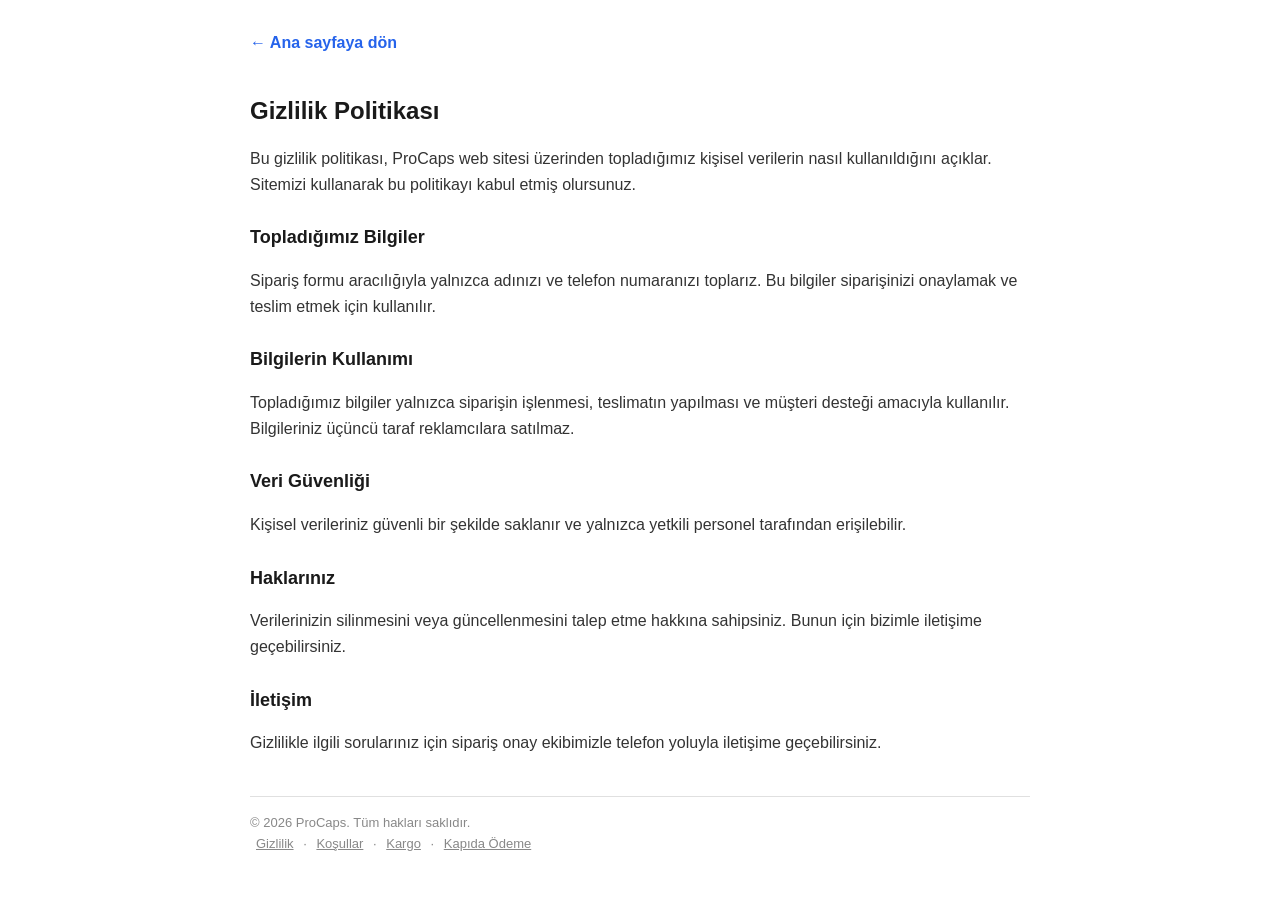
<file: gizlilik-politikasi.html>
<!DOCTYPE html>
<html lang="tr"><head>
<meta charset="UTF-8">
<meta name="viewport" content="width=device-width, initial-scale=1.0">
<title>Gizlilik Politikası | ProCaps</title>
<meta name="robots" content="noindex, follow">
<style>
body{font-family:Arial,Helvetica,sans-serif;color:#333;line-height:1.6;max-width:780px;margin:0 auto;padding:30px 20px;background:#fff}
h1{font-size:24px;color:#1a1a1a}
h2{font-size:18px;color:#1a1a1a;margin-top:26px}
a{color:#2563eb}
.back{display:inline-block;margin-bottom:20px;text-decoration:none;color:#2563eb;font-weight:bold}
footer{margin-top:40px;border-top:1px solid #e0e0e0;padding-top:16px;font-size:13px;color:#888}
footer a{color:#888;margin:0 6px}
</style></head><body>
<a class="back" href="./index.html">&larr; Ana sayfaya dön</a>
<h1>Gizlilik Politikası</h1>
<p>Bu gizlilik politikası, ProCaps web sitesi üzerinden topladığımız kişisel verilerin nasıl kullanıldığını açıklar. Sitemizi kullanarak bu politikayı kabul etmiş olursunuz.</p>

<h2>Topladığımız Bilgiler</h2>
<p>Sipariş formu aracılığıyla yalnızca adınızı ve telefon numaranızı toplarız. Bu bilgiler siparişinizi onaylamak ve teslim etmek için kullanılır.</p>

<h2>Bilgilerin Kullanımı</h2>
<p>Topladığımız bilgiler yalnızca siparişin işlenmesi, teslimatın yapılması ve müşteri desteği amacıyla kullanılır. Bilgileriniz üçüncü taraf reklamcılara satılmaz.</p>

<h2>Veri Güvenliği</h2>
<p>Kişisel verileriniz güvenli bir şekilde saklanır ve yalnızca yetkili personel tarafından erişilebilir.</p>

<h2>Haklarınız</h2>
<p>Verilerinizin silinmesini veya güncellenmesini talep etme hakkına sahipsiniz. Bunun için bizimle iletişime geçebilirsiniz.</p>

<h2>İletişim</h2>
<p>Gizlilikle ilgili sorularınız için sipariş onay ekibimizle telefon yoluyla iletişime geçebilirsiniz.</p>

<footer>
© 2026 ProCaps. Tüm hakları saklıdır.<br>
<a href="./gizlilik-politikasi.html">Gizlilik</a> ·
<a href="./kullanim-kosullari.html">Koşullar</a> ·
<a href="./kargo-takip.html">Kargo</a> ·
<a href="./kapida-odeme.html">Kapıda Ödeme</a>
</footer>
</body></html>
</file>
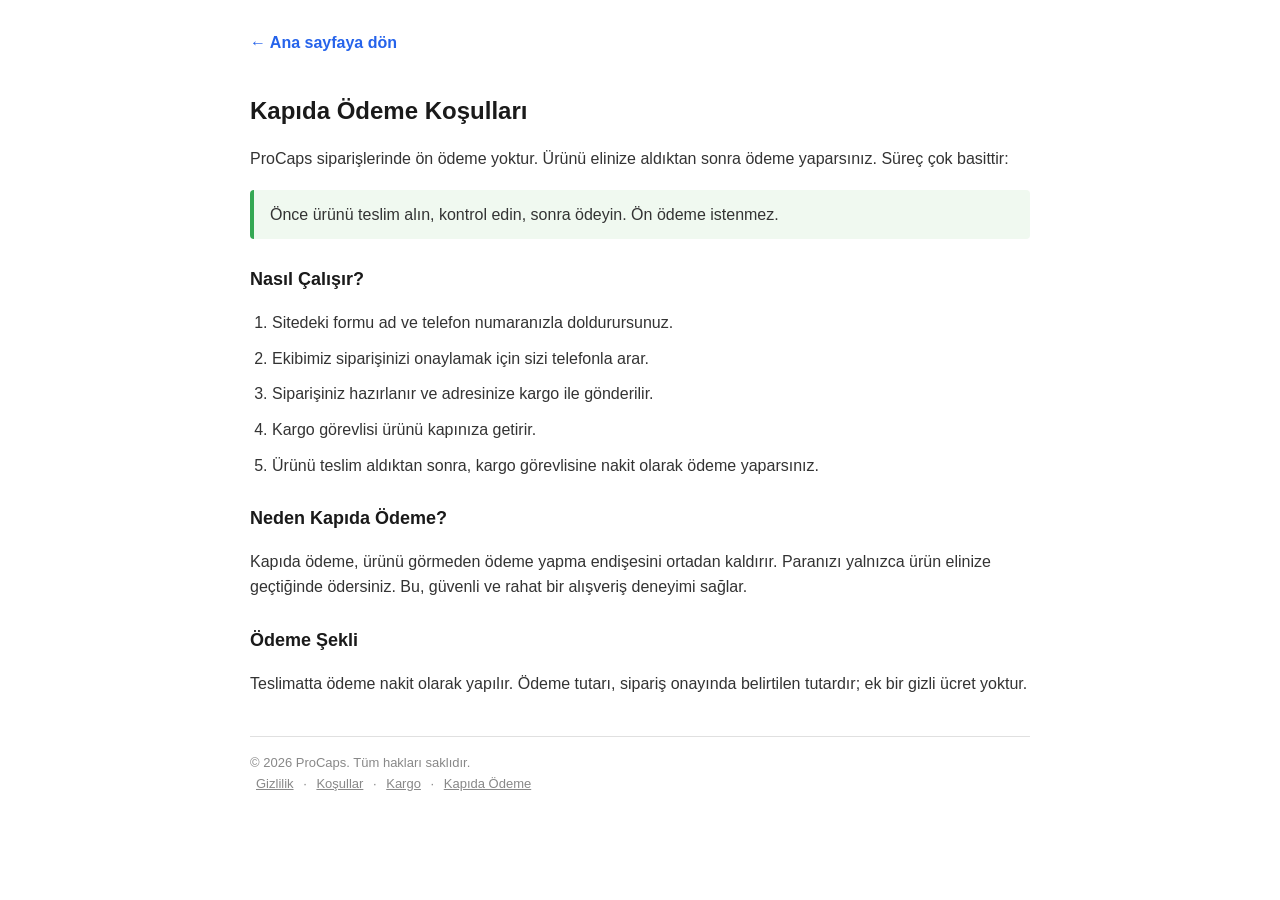
<file: kapida-odeme.html>
<!DOCTYPE html>
<html lang="tr"><head>
<meta charset="UTF-8">
<meta name="viewport" content="width=device-width, initial-scale=1.0">
<title>Kapıda Ödeme Koşulları | ProCaps</title>
<meta name="robots" content="noindex, follow">
<style>
body{font-family:Arial,Helvetica,sans-serif;color:#333;line-height:1.6;max-width:780px;margin:0 auto;padding:30px 20px;background:#fff}
h1{font-size:24px;color:#1a1a1a}
h2{font-size:18px;color:#1a1a1a;margin-top:26px}
ol{padding-left:22px}
ol li{margin-bottom:10px}
a{color:#2563eb}
.back{display:inline-block;margin-bottom:20px;text-decoration:none;color:#2563eb;font-weight:bold}
.highlight{background:#f0f9f0;border-left:4px solid #34a853;padding:12px 16px;border-radius:4px;margin:18px 0}
footer{margin-top:40px;border-top:1px solid #e0e0e0;padding-top:16px;font-size:13px;color:#888}
footer a{color:#888;margin:0 6px}
</style></head><body>
<a class="back" href="./index.html">&larr; Ana sayfaya dön</a>
<h1>Kapıda Ödeme Koşulları</h1>
<p>ProCaps siparişlerinde ön ödeme yoktur. Ürünü elinize aldıktan sonra ödeme yaparsınız. Süreç çok basittir:</p>

<div class="highlight">
Önce ürünü teslim alın, kontrol edin, sonra ödeyin. Ön ödeme istenmez.
</div>

<h2>Nasıl Çalışır?</h2>
<ol>
<li>Sitedeki formu ad ve telefon numaranızla doldurursunuz.</li>
<li>Ekibimiz siparişinizi onaylamak için sizi telefonla arar.</li>
<li>Siparişiniz hazırlanır ve adresinize kargo ile gönderilir.</li>
<li>Kargo görevlisi ürünü kapınıza getirir.</li>
<li>Ürünü teslim aldıktan sonra, kargo görevlisine nakit olarak ödeme yaparsınız.</li>
</ol>

<h2>Neden Kapıda Ödeme?</h2>
<p>Kapıda ödeme, ürünü görmeden ödeme yapma endişesini ortadan kaldırır. Paranızı yalnızca ürün elinize geçtiğinde ödersiniz. Bu, güvenli ve rahat bir alışveriş deneyimi sağlar.</p>

<h2>Ödeme Şekli</h2>
<p>Teslimatta ödeme nakit olarak yapılır. Ödeme tutarı, sipariş onayında belirtilen tutardır; ek bir gizli ücret yoktur.</p>

<footer>
© 2026 ProCaps. Tüm hakları saklıdır.<br>
<a href="./gizlilik-politikasi.html">Gizlilik</a> ·
<a href="./kullanim-kosullari.html">Koşullar</a> ·
<a href="./kargo-takip.html">Kargo</a> ·
<a href="./kapida-odeme.html">Kapıda Ödeme</a>
</footer>
</body></html>
</file>
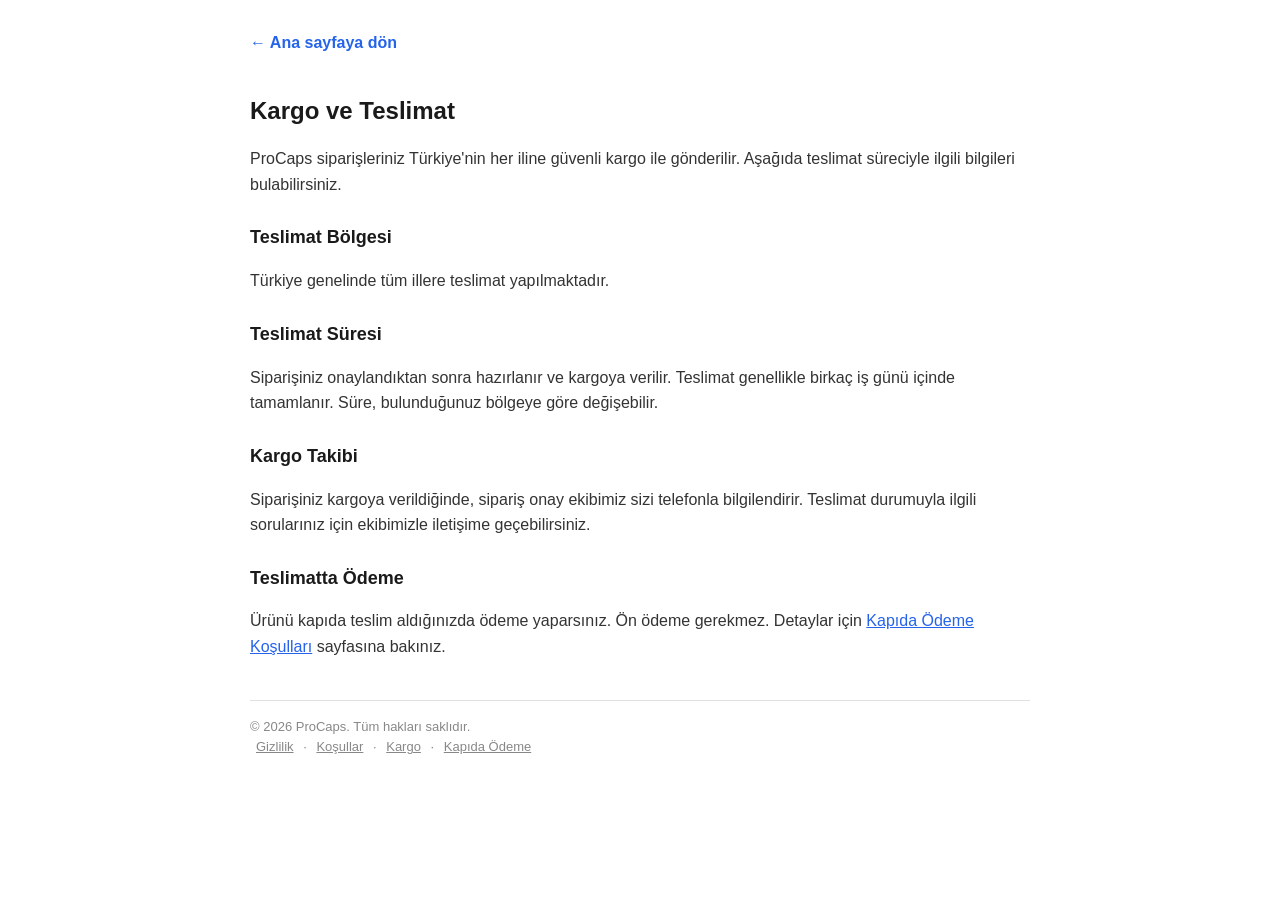
<file: kargo-takip.html>
<!DOCTYPE html>
<html lang="tr"><head>
<meta charset="UTF-8">
<meta name="viewport" content="width=device-width, initial-scale=1.0">
<title>Kargo ve Teslimat | ProCaps</title>
<meta name="robots" content="noindex, follow">
<style>
body{font-family:Arial,Helvetica,sans-serif;color:#333;line-height:1.6;max-width:780px;margin:0 auto;padding:30px 20px;background:#fff}
h1{font-size:24px;color:#1a1a1a}
h2{font-size:18px;color:#1a1a1a;margin-top:26px}
a{color:#2563eb}
.back{display:inline-block;margin-bottom:20px;text-decoration:none;color:#2563eb;font-weight:bold}
footer{margin-top:40px;border-top:1px solid #e0e0e0;padding-top:16px;font-size:13px;color:#888}
footer a{color:#888;margin:0 6px}
</style></head><body>
<a class="back" href="./index.html">&larr; Ana sayfaya dön</a>
<h1>Kargo ve Teslimat</h1>
<p>ProCaps siparişleriniz Türkiye'nin her iline güvenli kargo ile gönderilir. Aşağıda teslimat süreciyle ilgili bilgileri bulabilirsiniz.</p>

<h2>Teslimat Bölgesi</h2>
<p>Türkiye genelinde tüm illere teslimat yapılmaktadır.</p>

<h2>Teslimat Süresi</h2>
<p>Siparişiniz onaylandıktan sonra hazırlanır ve kargoya verilir. Teslimat genellikle birkaç iş günü içinde tamamlanır. Süre, bulunduğunuz bölgeye göre değişebilir.</p>

<h2>Kargo Takibi</h2>
<p>Siparişiniz kargoya verildiğinde, sipariş onay ekibimiz sizi telefonla bilgilendirir. Teslimat durumuyla ilgili sorularınız için ekibimizle iletişime geçebilirsiniz.</p>

<h2>Teslimatta Ödeme</h2>
<p>Ürünü kapıda teslim aldığınızda ödeme yaparsınız. Ön ödeme gerekmez. Detaylar için <a href="./kapida-odeme.html">Kapıda Ödeme Koşulları</a> sayfasına bakınız.</p>

<footer>
© 2026 ProCaps. Tüm hakları saklıdır.<br>
<a href="./gizlilik-politikasi.html">Gizlilik</a> ·
<a href="./kullanim-kosullari.html">Koşullar</a> ·
<a href="./kargo-takip.html">Kargo</a> ·
<a href="./kapida-odeme.html">Kapıda Ödeme</a>
</footer>
</body></html>
</file>
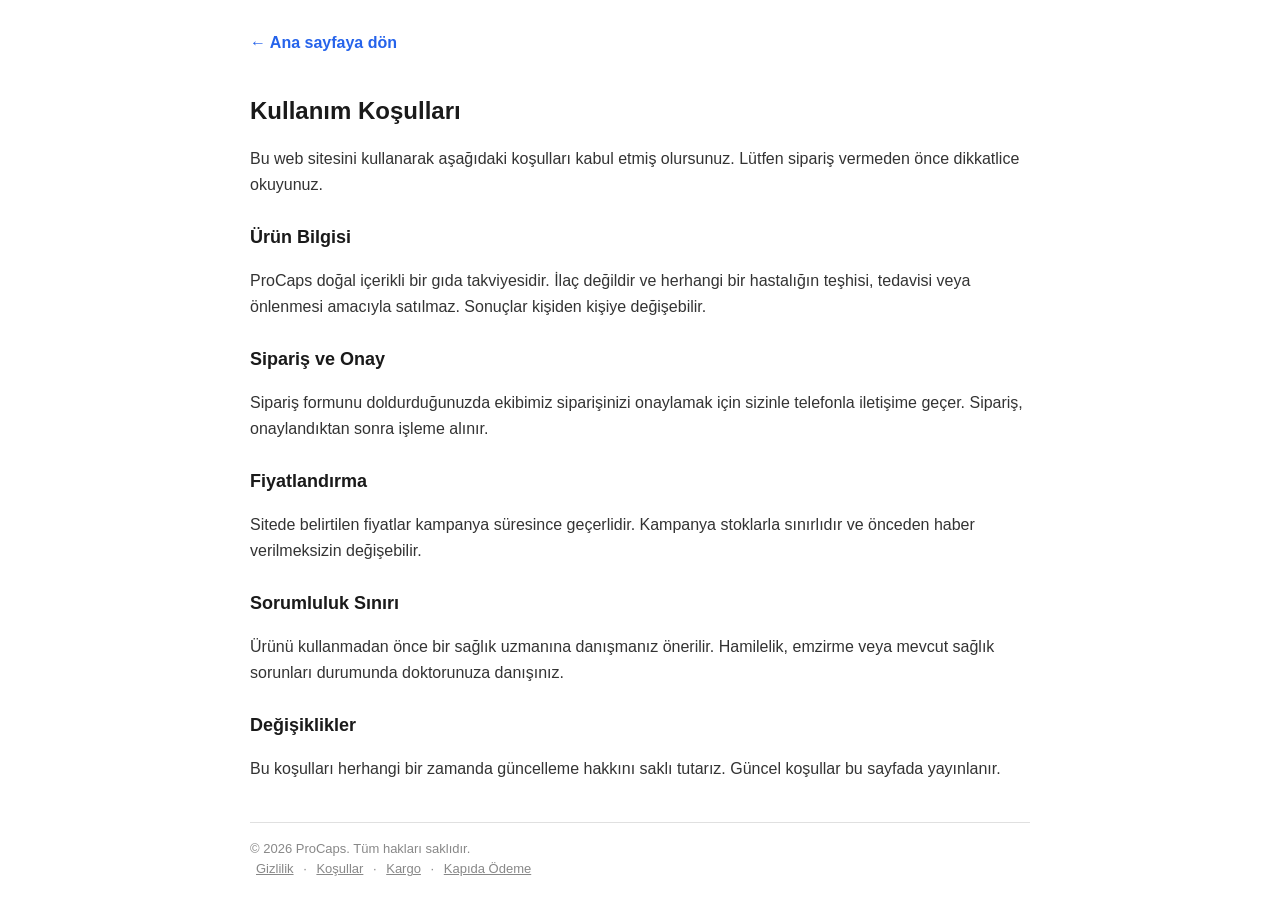
<file: kullanim-kosullari.html>
<!DOCTYPE html>
<html lang="tr"><head>
<meta charset="UTF-8">
<meta name="viewport" content="width=device-width, initial-scale=1.0">
<title>Kullanım Koşulları | ProCaps</title>
<meta name="robots" content="noindex, follow">
<style>
body{font-family:Arial,Helvetica,sans-serif;color:#333;line-height:1.6;max-width:780px;margin:0 auto;padding:30px 20px;background:#fff}
h1{font-size:24px;color:#1a1a1a}
h2{font-size:18px;color:#1a1a1a;margin-top:26px}
a{color:#2563eb}
.back{display:inline-block;margin-bottom:20px;text-decoration:none;color:#2563eb;font-weight:bold}
footer{margin-top:40px;border-top:1px solid #e0e0e0;padding-top:16px;font-size:13px;color:#888}
footer a{color:#888;margin:0 6px}
</style></head><body>
<a class="back" href="./index.html">&larr; Ana sayfaya dön</a>
<h1>Kullanım Koşulları</h1>
<p>Bu web sitesini kullanarak aşağıdaki koşulları kabul etmiş olursunuz. Lütfen sipariş vermeden önce dikkatlice okuyunuz.</p>

<h2>Ürün Bilgisi</h2>
<p>ProCaps doğal içerikli bir gıda takviyesidir. İlaç değildir ve herhangi bir hastalığın teşhisi, tedavisi veya önlenmesi amacıyla satılmaz. Sonuçlar kişiden kişiye değişebilir.</p>

<h2>Sipariş ve Onay</h2>
<p>Sipariş formunu doldurduğunuzda ekibimiz siparişinizi onaylamak için sizinle telefonla iletişime geçer. Sipariş, onaylandıktan sonra işleme alınır.</p>

<h2>Fiyatlandırma</h2>
<p>Sitede belirtilen fiyatlar kampanya süresince geçerlidir. Kampanya stoklarla sınırlıdır ve önceden haber verilmeksizin değişebilir.</p>

<h2>Sorumluluk Sınırı</h2>
<p>Ürünü kullanmadan önce bir sağlık uzmanına danışmanız önerilir. Hamilelik, emzirme veya mevcut sağlık sorunları durumunda doktorunuza danışınız.</p>

<h2>Değişiklikler</h2>
<p>Bu koşulları herhangi bir zamanda güncelleme hakkını saklı tutarız. Güncel koşullar bu sayfada yayınlanır.</p>

<footer>
© 2026 ProCaps. Tüm hakları saklıdır.<br>
<a href="./gizlilik-politikasi.html">Gizlilik</a> ·
<a href="./kullanim-kosullari.html">Koşullar</a> ·
<a href="./kargo-takip.html">Kargo</a> ·
<a href="./kapida-odeme.html">Kapıda Ödeme</a>
</footer>
</body></html>
</file>
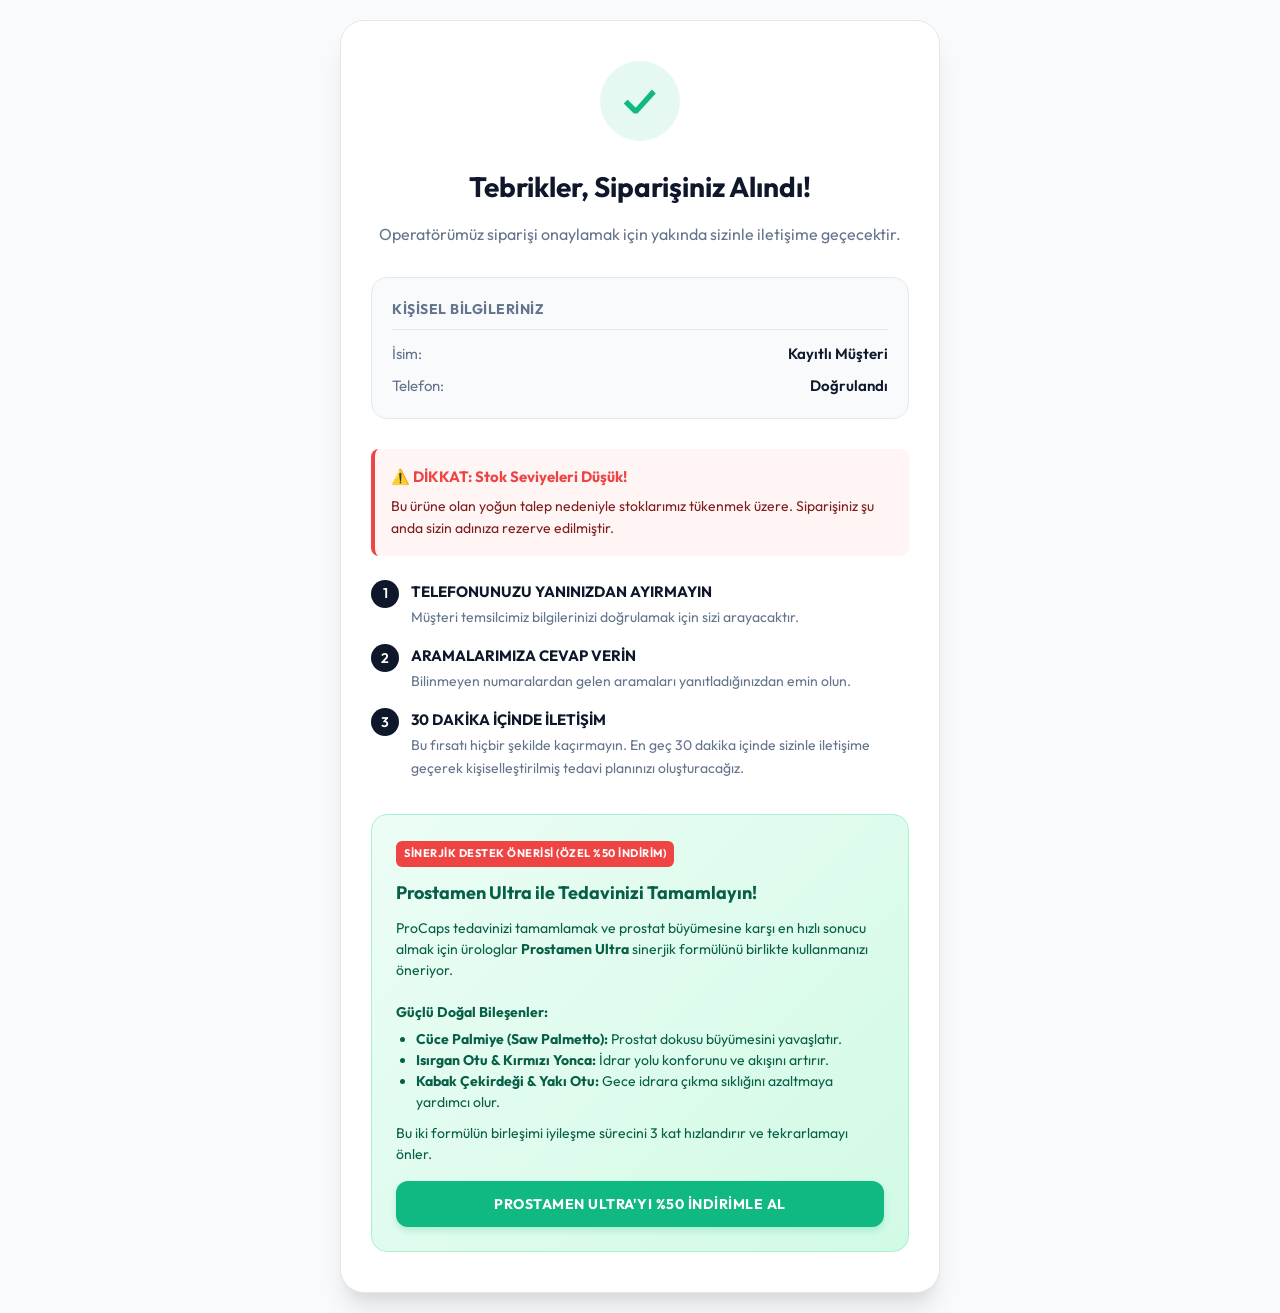
<file: tr-success.html>
<!DOCTYPE html>
<html lang="tr">
<head>
    <meta charset="UTF-8">
    <meta name="viewport" content="width=device-width, initial-scale=1.0">
    <title>Siparişiniz Alındı - ProCaps</title>
    <link href="https://fonts.googleapis.com/css2?family=Outfit:wght@300;400;600;700&display=swap" rel="stylesheet">
    <style>
        :root {
            --primary: #10b981;
            --primary-dark: #059669;
            --danger: #ef4444;
            --dark: #0f172a;
            --light: #f8fafc;
            --gray: #64748b;
            --border: #e2e8f0;
        }

        * {
            box-sizing: border-box;
            margin: 0;
            padding: 0;
        }

        body {
            font-family: 'Outfit', sans-serif;
            background-color: var(--light);
            color: var(--dark);
            line-height: 1.6;
            padding: 20px;
            display: flex;
            justify-content: center;
            align-items: center;
            min-height: 100vh;
        }

        .container {
            background: white;
            max-width: 600px;
            width: 100%;
            border-radius: 24px;
            box-shadow: 0 20px 25px -5px rgba(0, 0, 0, 0.1), 0 10px 10px -5px rgba(0, 0, 0, 0.04);
            padding: 40px 30px;
            text-align: center;
            border: 1px solid var(--border);
            animation: slideUp 0.6s ease-out;
        }

        @keyframes slideUp {
            from {
                opacity: 0;
                transform: translateY(20px);
            }
            to {
                opacity: 1;
                transform: translateY(0);
            }
        }

        .success-icon-wrapper {
            width: 80px;
            height: 80px;
            background: rgba(16, 185, 129, 0.1);
            border-radius: 50%;
            display: flex;
            justify-content: center;
            align-items: center;
            margin: 0 auto 24px;
        }

        .success-icon {
            color: var(--primary);
            font-size: 40px;
            font-weight: bold;
        }

        h1 {
            font-size: 28px;
            font-weight: 700;
            color: var(--dark);
            margin-bottom: 12px;
        }

        .thank-you-msg {
            color: var(--gray);
            font-size: 16px;
            margin-bottom: 30px;
        }

        /* Lead Info Card */
        .info-card {
            background: var(--light);
            border-radius: 16px;
            padding: 20px;
            margin-bottom: 30px;
            border: 1px solid var(--border);
            text-align: left;
        }

        .info-card h3 {
            font-size: 14px;
            text-transform: uppercase;
            letter-spacing: 0.5px;
            color: var(--gray);
            margin-bottom: 12px;
            border-bottom: 1px solid var(--border);
            padding-bottom: 8px;
        }

        .info-row {
            display: flex;
            justify-content: space-between;
            margin-bottom: 8px;
            font-size: 15px;
        }

        .info-row:last-child {
            margin-bottom: 0;
        }

        .info-label {
            font-weight: 400;
            color: var(--gray);
        }

        .info-value {
            font-weight: 600;
            color: var(--dark);
        }

        /* Urgent warning box */
        .warning-box {
            background: rgba(239, 68, 68, 0.05);
            border-left: 4px solid var(--danger);
            border-radius: 8px;
            padding: 16px;
            text-align: left;
            margin-bottom: 24px;
        }

        .warning-title {
            color: var(--danger);
            font-weight: 700;
            font-size: 15px;
            margin-bottom: 6px;
            display: flex;
            align-items: center;
        }

        .warning-text {
            font-size: 14px;
            color: #7f1d1d;
        }

        /* Instruction Steps */
        .instructions {
            text-align: left;
            margin-bottom: 35px;
        }

        .step {
            display: flex;
            align-items: flex-start;
            margin-bottom: 16px;
        }

        .step:last-child {
            margin-bottom: 0;
        }

        .step-number {
            width: 28px;
            height: 28px;
            background: var(--dark);
            color: white;
            border-radius: 50%;
            display: flex;
            justify-content: center;
            align-items: center;
            font-weight: 600;
            font-size: 14px;
            margin-right: 12px;
            flex-shrink: 0;
        }

        .step-content {
            font-size: 15px;
        }

        .step-title {
            font-weight: 700;
            color: var(--dark);
        }

        .step-desc {
            color: var(--gray);
            font-size: 14px;
            margin-top: 2px;
        }

        /* Contextual Cross-sell */
        .cross-sell {
            background: linear-gradient(135deg, #ecfdf5 0%, #d1fae5 100%);
            border: 1px solid #a7f3d0;
            border-radius: 16px;
            padding: 24px;
            margin-top: 10px;
            text-align: left;
        }

        .cross-sell-title {
            font-size: 16px;
            font-weight: 700;
            color: var(--primary-dark);
            margin-bottom: 8px;
        }

        .cross-sell-text {
            font-size: 14px;
            color: #065f46;
            margin-bottom: 16px;
        }

        .cross-sell-btn {
            display: inline-block;
            background: var(--primary);
            color: white;
            text-decoration: none;
            padding: 12px 24px;
            border-radius: 12px;
            font-weight: 700;
            font-size: 14px;
            transition: background 0.2s;
            text-align: center;
            width: 100%;
        }

        .cross-sell-btn:hover {
            background: var(--primary-dark);
        }

        @media (max-width: 480px) {
            .container {
                padding: 30px 20px;
            }
            h1 {
                font-size: 24px;
            }
        }
    </style>
    <script type="text/javascript">
    (function(c,l,a,r,i,t,y){
        c[a]=c[a]||function(){(c[a].q=c[a].q||[]).push(arguments)};
        t=l.createElement(r);t.async=1;t.src="https://www.clarity.ms/tag/"+i;
        y=l.getElementsByTagName(r)[0];y.parentNode.insertBefore(t,y);
    })(window, document, "clarity", "script", "xam3om82ok");
</script>
</head>
<body>

    <div class="container">
        <div class="success-icon-wrapper">
            <span class="success-icon">✓</span>
        </div>

        <h1>Tebrikler, Siparişiniz Alındı!</h1>
        <p class="thank-you-msg">Operatörümüz siparişi onaylamak için yakında sizinle iletişime geçecektir.</p>

        <!-- Dynamic Lead Details -->
        <div class="info-card">
            <h3>Kişisel Bilgileriniz</h3>
            <div class="info-row">
                <span class="info-label">İsim:</span>
                <span class="info-value" id="lead-name">Yükleniyor...</span>
            </div>
            <div class="info-row">
                <span class="info-label">Telefon:</span>
                <span class="info-value" id="lead-phone">Yükleniyor...</span>
            </div>
        </div>

        <!-- Attention Box -->
        <div class="warning-box">
            <div class="warning-title">
                ⚠️ DİKKAT: Stok Seviyeleri Düşük!
            </div>
            <div class="warning-text">
                Bu ürüne olan yoğun talep nedeniyle stoklarımız tükenmek üzere. Siparişiniz şu anda sizin adınıza rezerve edilmiştir.
            </div>
        </div>

        <!-- Action Steps -->
        <div class="instructions">
            <div class="step">
                <div class="step-number">1</div>
                <div class="step-content">
                    <div class="step-title">TELEFONUNUZU YANINIZDAN AYIRMAYIN</div>
                    <div class="step-desc">Müşteri temsilcimiz bilgilerinizi doğrulamak için sizi arayacaktır.</div>
                </div>
            </div>
            <div class="step">
                <div class="step-number">2</div>
                <div class="step-content">
                    <div class="step-title">ARAMALARIMIZA CEVAP VERİN</div>
                    <div class="step-desc">Bilinmeyen numaralardan gelen aramaları yanıtladığınızdan emin olun.</div>
                </div>
            </div>
            <div class="step">
                <div class="step-number">3</div>
                <div class="step-content">
                    <div class="step-title">30 DAKİKA İÇİNDE İLETİŞİM</div>
                    <div class="step-desc">Bu fırsatı hiçbir şekilde kaçırmayın. En geç 30 dakika içinde sizinle iletişime geçerek kişiselleştirilmiş tedavi planınızı oluşturacağız.</div>
                </div>
            </div>
        </div>

        <!-- Natural Contextual Cross-sell - Prostamen Ultra -->
        <div class="cross-sell">
            <div class="cross-sell-badge" style="display: inline-block; background: var(--danger); color: white; font-weight: 700; font-size: 11px; padding: 4px 8px; border-radius: 6px; margin-bottom: 12px; text-transform: uppercase; letter-spacing: 0.5px;">
                Sinerjik Destek Önerisi (Özel %50 İndirim)
            </div>
            <div class="cross-sell-title" style="font-size: 18px; font-weight: 700; color: #065f46; margin-bottom: 10px;">
                Prostamen Ultra ile Tedavinizi Tamamlayın!
            </div>
            <div class="cross-sell-text" style="font-size: 14px; color: #065f46; margin-bottom: 16px; line-height: 1.5;">
                ProCaps tedavinizi tamamlamak ve prostat büyümesine karşı en hızlı sonucu almak için ürologlar <strong>Prostamen Ultra</strong> sinerjik formülünü birlikte kullanmanızı öneriyor. 
                <br><br>
                <strong>Güçlü Doğal Bileşenler:</strong>
                <ul style="margin-left: 20px; margin-top: 6px; margin-bottom: 10px;">
                    <li><strong>Cüce Palmiye (Saw Palmetto):</strong> Prostat dokusu büyümesini yavaşlatır.</li>
                    <li><strong>Isırgan Otu & Kırmızı Yonca:</strong> İdrar yolu konforunu ve akışını artırır.</li>
                    <li><strong>Kabak Çekirdeği & Yakı Otu:</strong> Gece idrara çıkma sıklığını azaltmaya yardımcı olur.</li>
                </ul>
                Bu iki formülün birleşimi iyileşme sürecini 3 kat hızlandırır ve tekrarlamayı önler.
            </div>
            <a href="https://tl-track.com/tracker/vCGm" id="cross-sell-link" target="_blank" class="cross-sell-btn" style="text-align: center; text-transform: uppercase; letter-spacing: 0.5px; box-shadow: 0 4px 6px rgba(16, 185, 129, 0.2);">
                Prostamen Ultra'yı %50 İndirimle Al
            </a>
        </div>
    </div>

    <script>
        // Extract Lead Info from Query Params
        function getQueryParams() {
            const params = {};
            const search = window.location.search.substring(1);
            if (search) {
                const pairs = search.split("&");
                for (let i = 0; i < pairs.length; i++) {
                    const pair = pairs[i].split("=");
                    params[decodeURIComponent(pair[0])] = decodeURIComponent(pair[1] || "");
                }
            }
            return params;
        }

        document.addEventListener("DOMContentLoaded", function() {
            const params = getQueryParams();
            
            // Set name and phone, fallback to default if missing
            const name = params.name || "Kayıtlı Müşteri";
            const phone = params.phone ? "+" + params.phone.replace(/\+/g, '') : "Doğrulandı";
            
            document.getElementById("lead-name").textContent = name;
            document.getElementById("lead-phone").textContent = phone;

            // Dynamically append query parameters to the cross-sell link
            const crossSellLink = document.getElementById("cross-sell-link");
            if (crossSellLink) {
                const baseTrackerUrl = "https://tl-track.com/tracker/vCGm";
                const trackerParams = new URLSearchParams(window.location.search);
                const finalUrl = baseTrackerUrl + (trackerParams.toString() ? "?" + trackerParams.toString() : "");
                crossSellLink.href = finalUrl;
            }
        });
    </script>
</body>
</html>
</file>
